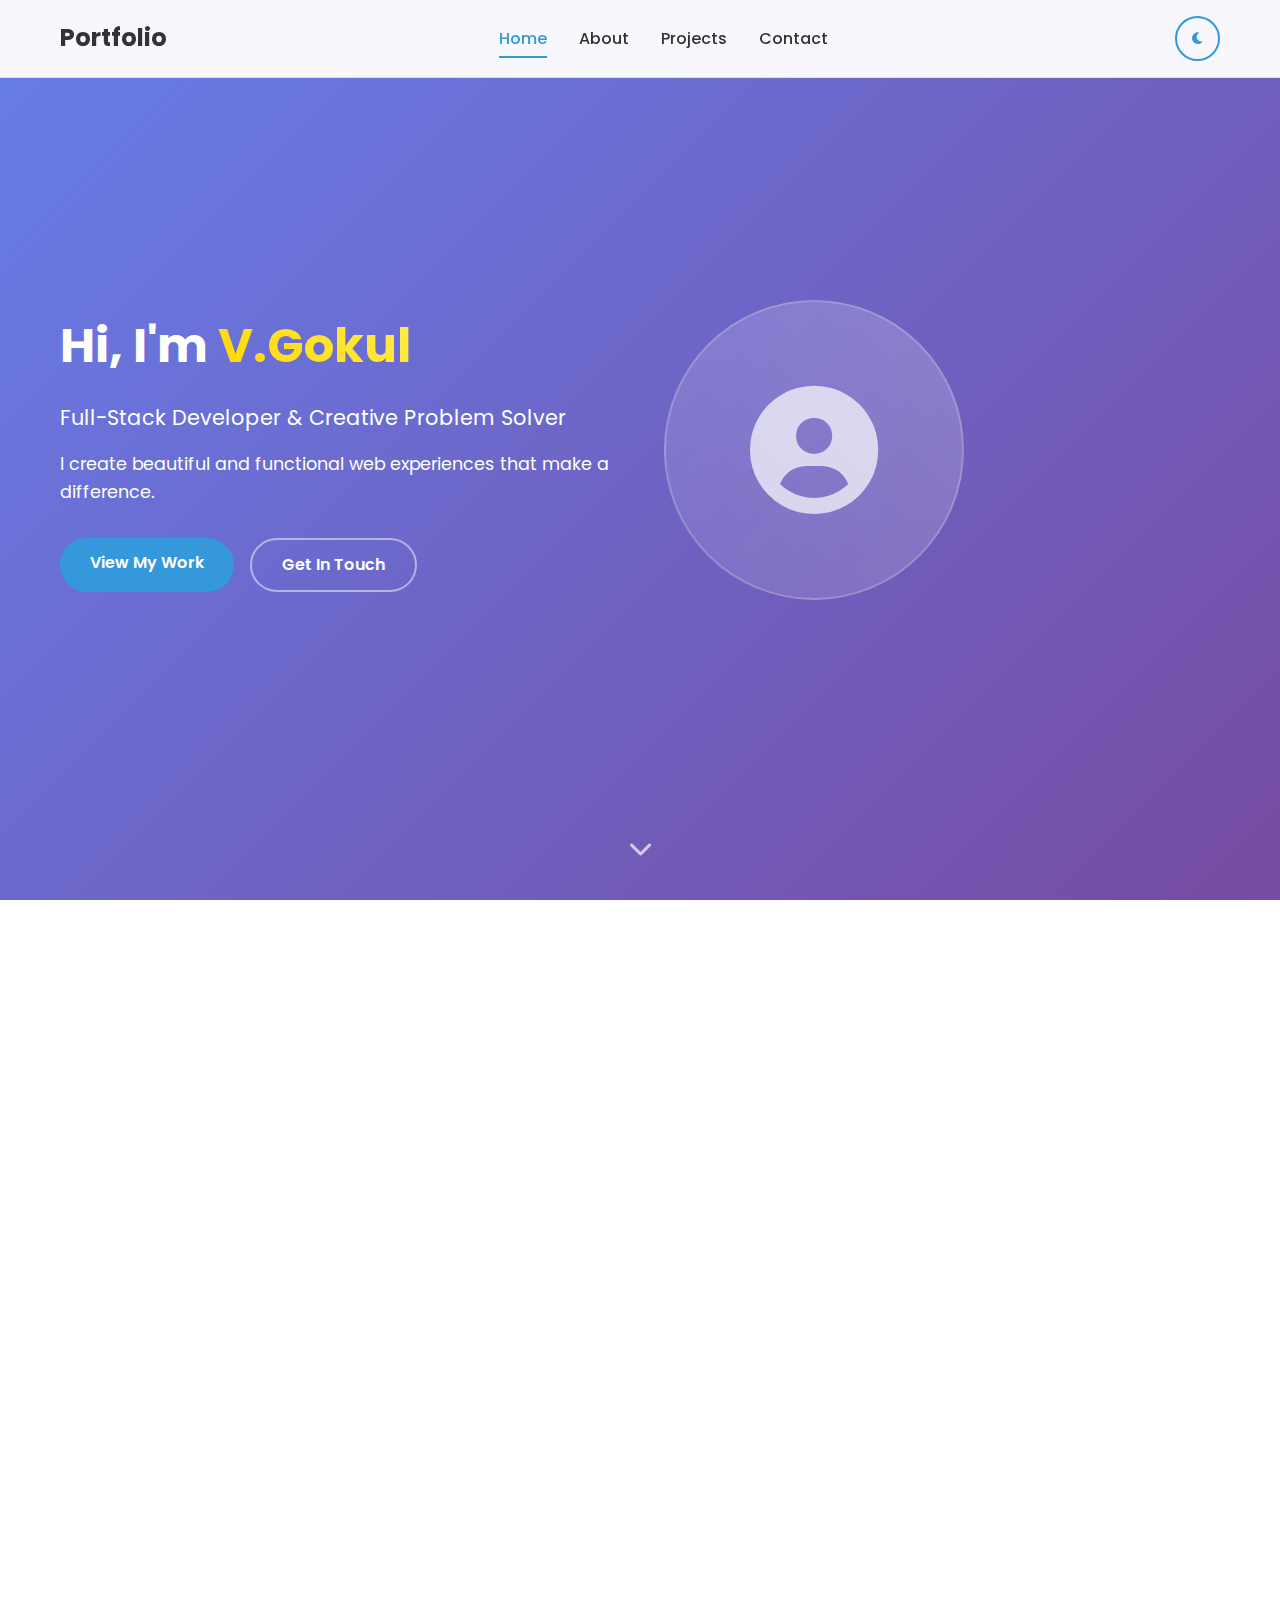
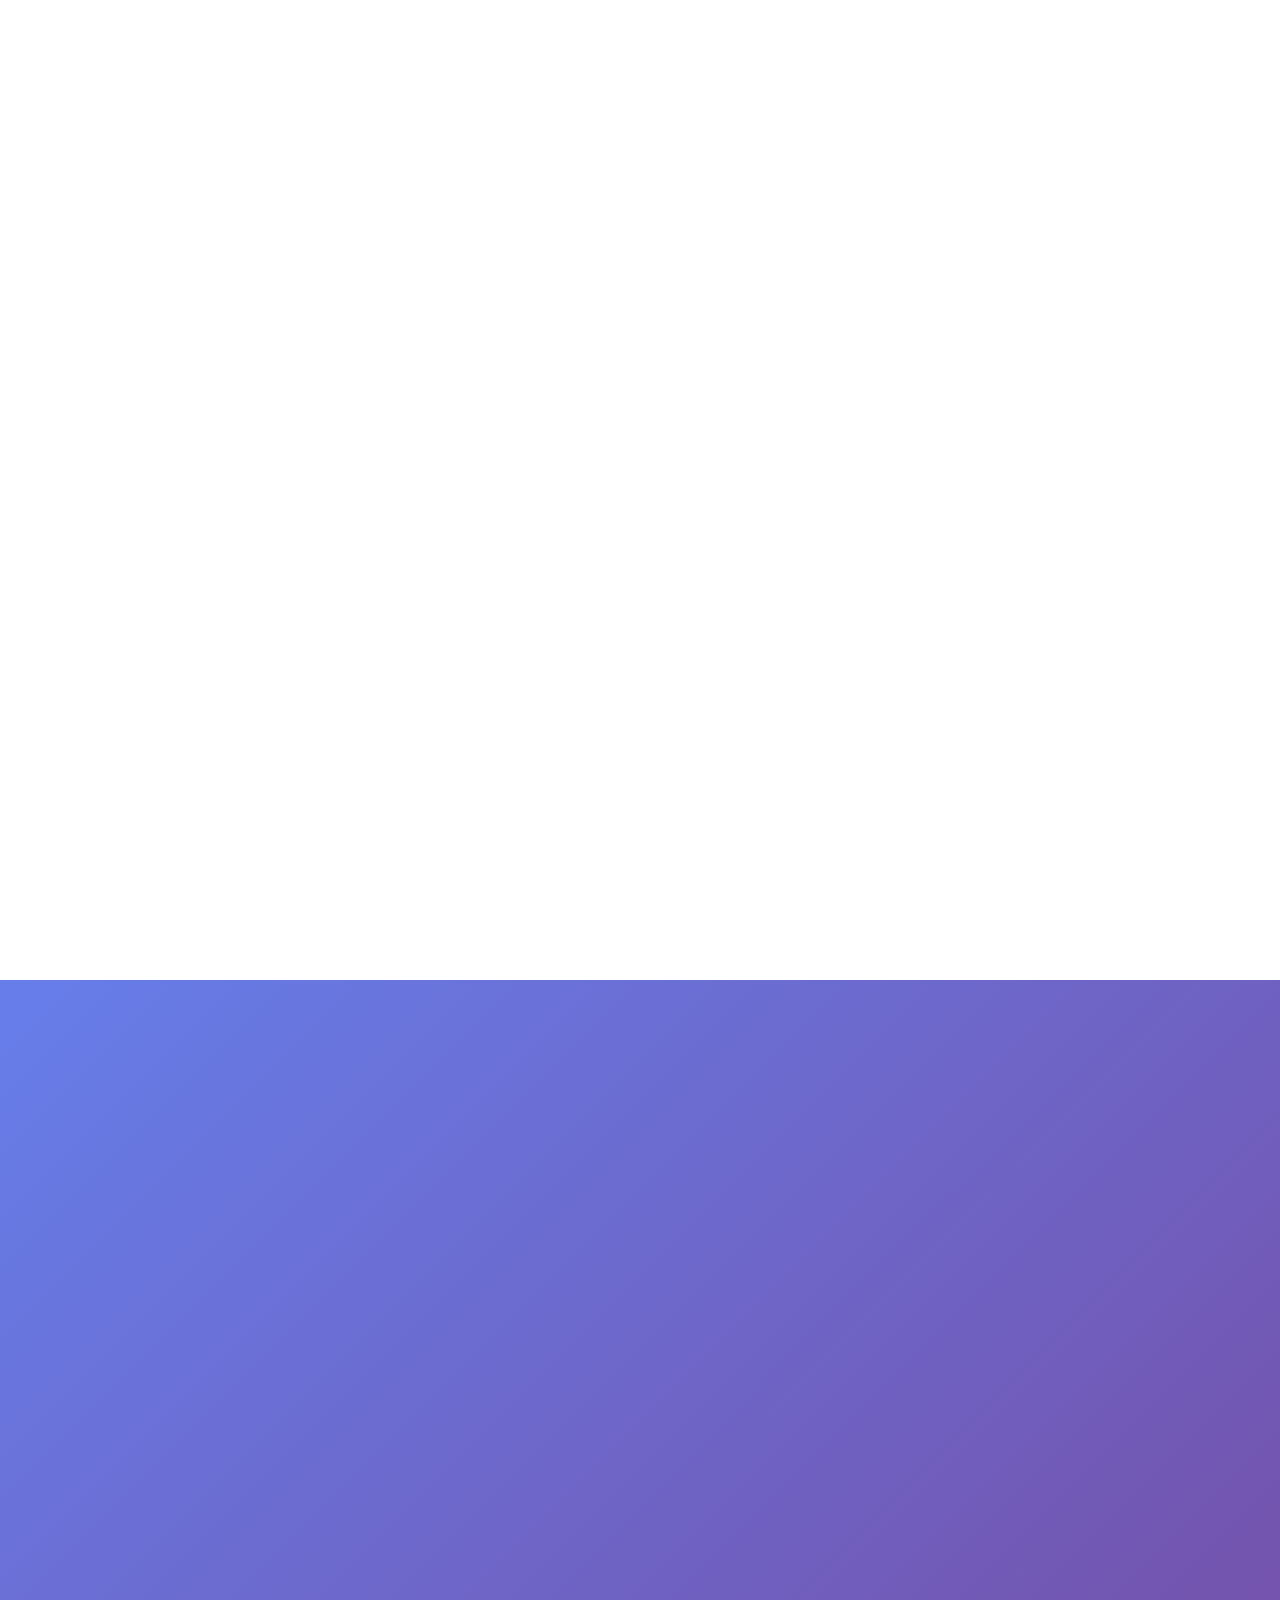
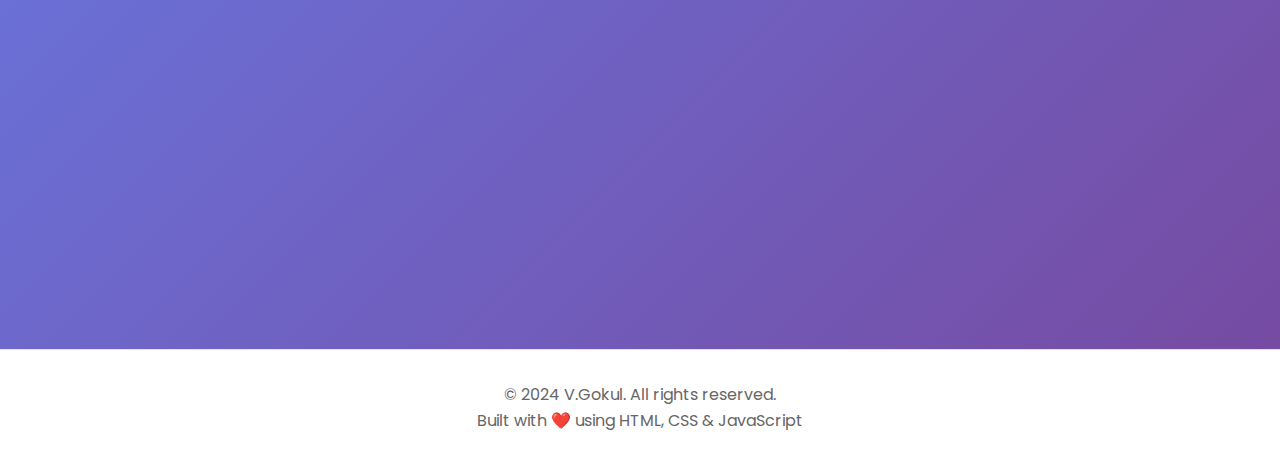
<file: src/index.html>
<!DOCTYPE html>
<html lang="en">
<head>
    <meta charset="UTF-8">
    <meta name="viewport" content="width=device-width, initial-scale=1.0">
    <title>V.Gokul - Portfolio</title>
    <meta name="description" content="Personal portfolio showcasing web development projects and skills">
    
    <!-- Font Awesome for icons -->
    <link rel="stylesheet" href="https://cdnjs.cloudflare.com/ajax/libs/font-awesome/6.0.0/css/all.min.css">
    
    <!-- Google Fonts -->
    <link href="https://fonts.googleapis.com/css2?family=Poppins:wght@300;400;500;600;700&display=swap" rel="stylesheet">
    
    <!-- Custom CSS -->
    <link rel="stylesheet" href="style.css">
</head>
<body>
    <!-- Navigation -->
    <nav class="navbar">
        <div class="nav-container">
            <div class="nav-logo">
                <a href="#home">Portfolio</a>
            </div>
            <ul class="nav-menu">
                <li class="nav-item">
                    <a href="#home" class="nav-link active">Home</a>
                </li>
                <li class="nav-item">
                    <a href="#about" class="nav-link">About</a>
                </li>
                <li class="nav-item">
                    <a href="#projects" class="nav-link">Projects</a>
                </li>
                <li class="nav-item">
                    <a href="#contact" class="nav-link">Contact</a>
                </li>
            </ul>
            <!-- Dark Mode Toggle Button -->
            <button class="theme-toggle" id="themeToggle" aria-label="Toggle dark mode">
                <i class="fas fa-moon"></i>
            </button>
            <div class="hamburger">
                <span class="bar"></span>
                <span class="bar"></span>
                <span class="bar"></span>
            </div>
        </div>
    </nav>

    <!-- Hero Section -->
    <section id="home" class="hero">
        <div class="hero-container">
            <div class="hero-content">
                <h1 class="hero-title fade-in">
                    Hi, I'm <span class="highlight">V.Gokul</span>
                </h1>
                <p class="hero-tagline fade-in">
                    Full-Stack Developer & Creative Problem Solver
                </p>
                <p class="hero-description fade-in">
                    I create beautiful and functional web experiences that make a difference.
                </p>
                <div class="hero-buttons fade-in">
                    <a href="#projects" class="btn btn-primary">View My Work</a>
                    <a href="#contact" class="btn btn-secondary">Get In Touch</a>
                </div>
            </div>
            <div class="hero-image fade-in">
                <div class="hero-img-placeholder">
                    <i class="fas fa-user-circle"></i>
                </div>
            </div>
        </div>
        <div class="scroll-indicator">
            <div class="scroll-arrow">
                <i class="fas fa-chevron-down"></i>
            </div>
        </div>
    </section>

    <!-- About Section -->
    <section id="about" class="about">
        <div class="container">
            <h2 class="section-title fade-in">About Me</h2>
            <div class="about-content">
                <div class="about-text fade-in">
                    <p>
                        I'm a passionate web developer with a love for creating innovative digital solutions. 
                        With experience in both front-end and back-end technologies, I enjoy bringing ideas 
                        to life through clean, efficient code.
                    </p>
                    <p>
                        When I'm not coding, you can find me exploring new technologies, contributing to 
                        open-source projects, or enjoying a good cup of coffee while brainstorming the 
                        next big idea.
                    </p>
                    
                    <div class="skills">
                        <h3>Technologies I Work With:</h3>
                        <div class="skills-grid">
                            <div class="skill-item">
                                <i class="fab fa-html5"></i>
                                <span>HTML5</span>
                            </div>
                            <div class="skill-item">
                                <i class="fab fa-css3-alt"></i>
                                <span>CSS3</span>
                            </div>
                            <div class="skill-item">
                                <i class="fab fa-js-square"></i>
                                <span>JavaScript</span>
                            </div>
                            <div class="skill-item">
                                <i class="fab fa-react"></i>
                                <span>React</span>
                            </div>
                            <div class="skill-item">
                                <i class="fab fa-node-js"></i>
                                <span>Node.js</span>
                            </div>
                            <div class="skill-item">
                                <i class="fab fa-git-alt"></i>
                                <span>Git</span>
                            </div>
                        </div>
                    </div>
                </div>
                <div class="about-stats fade-in">
                    <div class="stat-item">
                        <div class="stat-number">15+</div>
                        <div class="stat-label">Projects Completed</div>
                    </div>
                    <div class="stat-item">
                        <div class="stat-number">2+</div>
                        <div class="stat-label">Years Experience</div>
                    </div>
                    <div class="stat-item">
                        <div class="stat-number">50+</div>
                        <div class="stat-label">Happy Clients</div>
                    </div>
                </div>
            </div>
        </div>
    </section>

    <!-- Projects Section -->
    <section id="projects" class="projects">
        <div class="container">
            <h2 class="section-title fade-in">My Projects</h2>
            <p class="section-subtitle fade-in">Here are some of my recent works</p>
            
            <div class="projects-grid">
                <!-- Project 1 -->
                <div class="project-card fade-in">
                    <div class="project-image">
                        <div class="project-img-placeholder">
                            <i class="fas fa-laptop-code"></i>
                        </div>
                        <div class="project-overlay">
                            <div class="project-links">
                                <a href="#" class="project-link" target="_blank">
                                    <i class="fas fa-external-link-alt"></i>
                                </a>
                                <a href="#" class="project-link" target="_blank">
                                    <i class="fab fa-github"></i>
                                </a>
                            </div>
                        </div>
                    </div>
                    <div class="project-content">
                        <h3 class="project-title">E-Commerce Website</h3>
                        <p class="project-description">
                            A fully responsive e-commerce platform built with React and Node.js. 
                            Features include user authentication, shopping cart, and payment integration.
                        </p>
                        <div class="project-tech">
                            <span class="tech-tag">React</span>
                            <span class="tech-tag">Node.js</span>
                            <span class="tech-tag">MongoDB</span>
                            <span class="tech-tag">Stripe API</span>
                        </div>
                    </div>
                </div>

                <!-- Project 2 -->
                <div class="project-card fade-in">
                    <div class="project-image">
                        <div class="project-img-placeholder">
                            <i class="fas fa-mobile-alt"></i>
                        </div>
                        <div class="project-overlay">
                            <div class="project-links">
                                <a href="#" class="project-link" target="_blank">
                                    <i class="fas fa-external-link-alt"></i>
                                </a>
                                <a href="#" class="project-link" target="_blank">
                                    <i class="fab fa-github"></i>
                                </a>
                            </div>
                        </div>
                    </div>
                    <div class="project-content">
                        <h3 class="project-title">Task Management App</h3>
                        <p class="project-description">
                            A productivity app that helps users organize tasks and track progress. 
                            Built with vanilla JavaScript and features drag-and-drop functionality.
                        </p>
                        <div class="project-tech">
                            <span class="tech-tag">HTML5</span>
                            <span class="tech-tag">CSS3</span>
                            <span class="tech-tag">JavaScript</span>
                            <span class="tech-tag">Local Storage</span>
                        </div>
                    </div>
                </div>

                <!-- Project 3 -->
                <div class="project-card fade-in">
                    <div class="project-image">
                        <div class="project-img-placeholder">
                            <i class="fas fa-chart-line"></i>
                        </div>
                        <div class="project-overlay">
                            <div class="project-links">
                                <a href="#" class="project-link" target="_blank">
                                    <i class="fas fa-external-link-alt"></i>
                                </a>
                                <a href="#" class="project-link" target="_blank">
                                    <i class="fab fa-github"></i>
                                </a>
                            </div>
                        </div>
                    </div>
                    <div class="project-content">
                        <h3 class="project-title">Data Visualization Dashboard</h3>
                        <p class="project-description">
                            An interactive dashboard for visualizing complex data sets. 
                            Features real-time updates and multiple chart types for comprehensive analysis.
                        </p>
                        <div class="project-tech">
                            <span class="tech-tag">D3.js</span>
                            <span class="tech-tag">React</span>
                            <span class="tech-tag">Express</span>
                            <span class="tech-tag">PostgreSQL</span>
                        </div>
                    </div>
                </div>
            </div>
        </div>
    </section>

    <!-- Contact Section -->
    <section id="contact" class="contact">
        <div class="container">
            <h2 class="section-title fade-in">Let's Work Together</h2>
            <p class="section-subtitle fade-in">Have a project in mind? I'd love to hear from you!</p>
            
            <div class="contact-content">
                <div class="contact-info fade-in">
                    <h3>Get in Touch</h3>
                    <div class="contact-item">
                        <i class="fas fa-envelope"></i>
                        <div>
                            <h4>Email</h4>
                            <p>your.email@example.com</p>
                        </div>
                    </div>
                    <div class="contact-item">
                        <i class="fas fa-phone"></i>
                        <div>
                            <h4>Phone</h4>
                            <p>0000000000</p>
                        </div>
                    </div>
                    <div class="contact-item">
                        <i class="fas fa-map-marker-alt"></i>
                        <div>
                            <h4>Location</h4>
                            <p>Chittoor, India</p>
                        </div>
                    </div>
                    
                    <div class="social-links">
                        <a href="#" class="social-link" target="_blank">
                            <i class="fab fa-linkedin"></i>
                        </a>
                        <a href="#" class="social-link" target="_blank">
                            <i class="fab fa-github"></i>
                        </a>
                        <a href="#" class="social-link" target="_blank">
                            <i class="fab fa-twitter"></i>
                        </a>
                        <a href="#" class="social-link" target="_blank">
                            <i class="fab fa-instagram"></i>
                        </a>
                    </div>
                </div>
                
                <form class="contact-form fade-in" id="contactForm" novalidate>
                    <div class="form-group">
                        <input type="text" id="name" name="name" placeholder="Your Full Name" required>
                        <label for="name">Your Name</label>
                        <div class="error-message" id="nameError"></div>
                    </div>
                    <div class="form-group">
                        <input type="email" id="email" name="email" placeholder="your.email@example.com" required>
                        <label for="email">Your Email</label>
                        <div class="error-message" id="emailError"></div>
                    </div>
                    <div class="form-group">
                        <input type="text" id="subject" name="subject" placeholder="Subject of your message" required>
                        <label for="subject">Subject</label>
                        <div class="error-message" id="subjectError"></div>
                    </div>
                    <div class="form-group">
                        <textarea id="message" name="message" rows="5" placeholder="Write your message here..." required></textarea>
                        <label for="message">Your Message</label>
                        <div class="error-message" id="messageError"></div>
                    </div>
                    <button type="submit" class="btn btn-primary" id="submitBtn">Send Message</button>
                    <div class="success-message" id="successMessage">Message sent successfully! I'll get back to you soon.</div>
                </form>
            </div>
        </div>
    </section>

    <!-- Footer -->
    <footer class="footer">
        <div class="container">
            <div class="footer-content">
                <p>&copy; 2024 V.Gokul. All rights reserved.</p>
                <p>Built with ❤️ using HTML, CSS & JavaScript</p>
            </div>
        </div>
    </footer>

    <!-- Custom JavaScript -->
    <script src="script.js"></script>
</body>
</html>
</file>
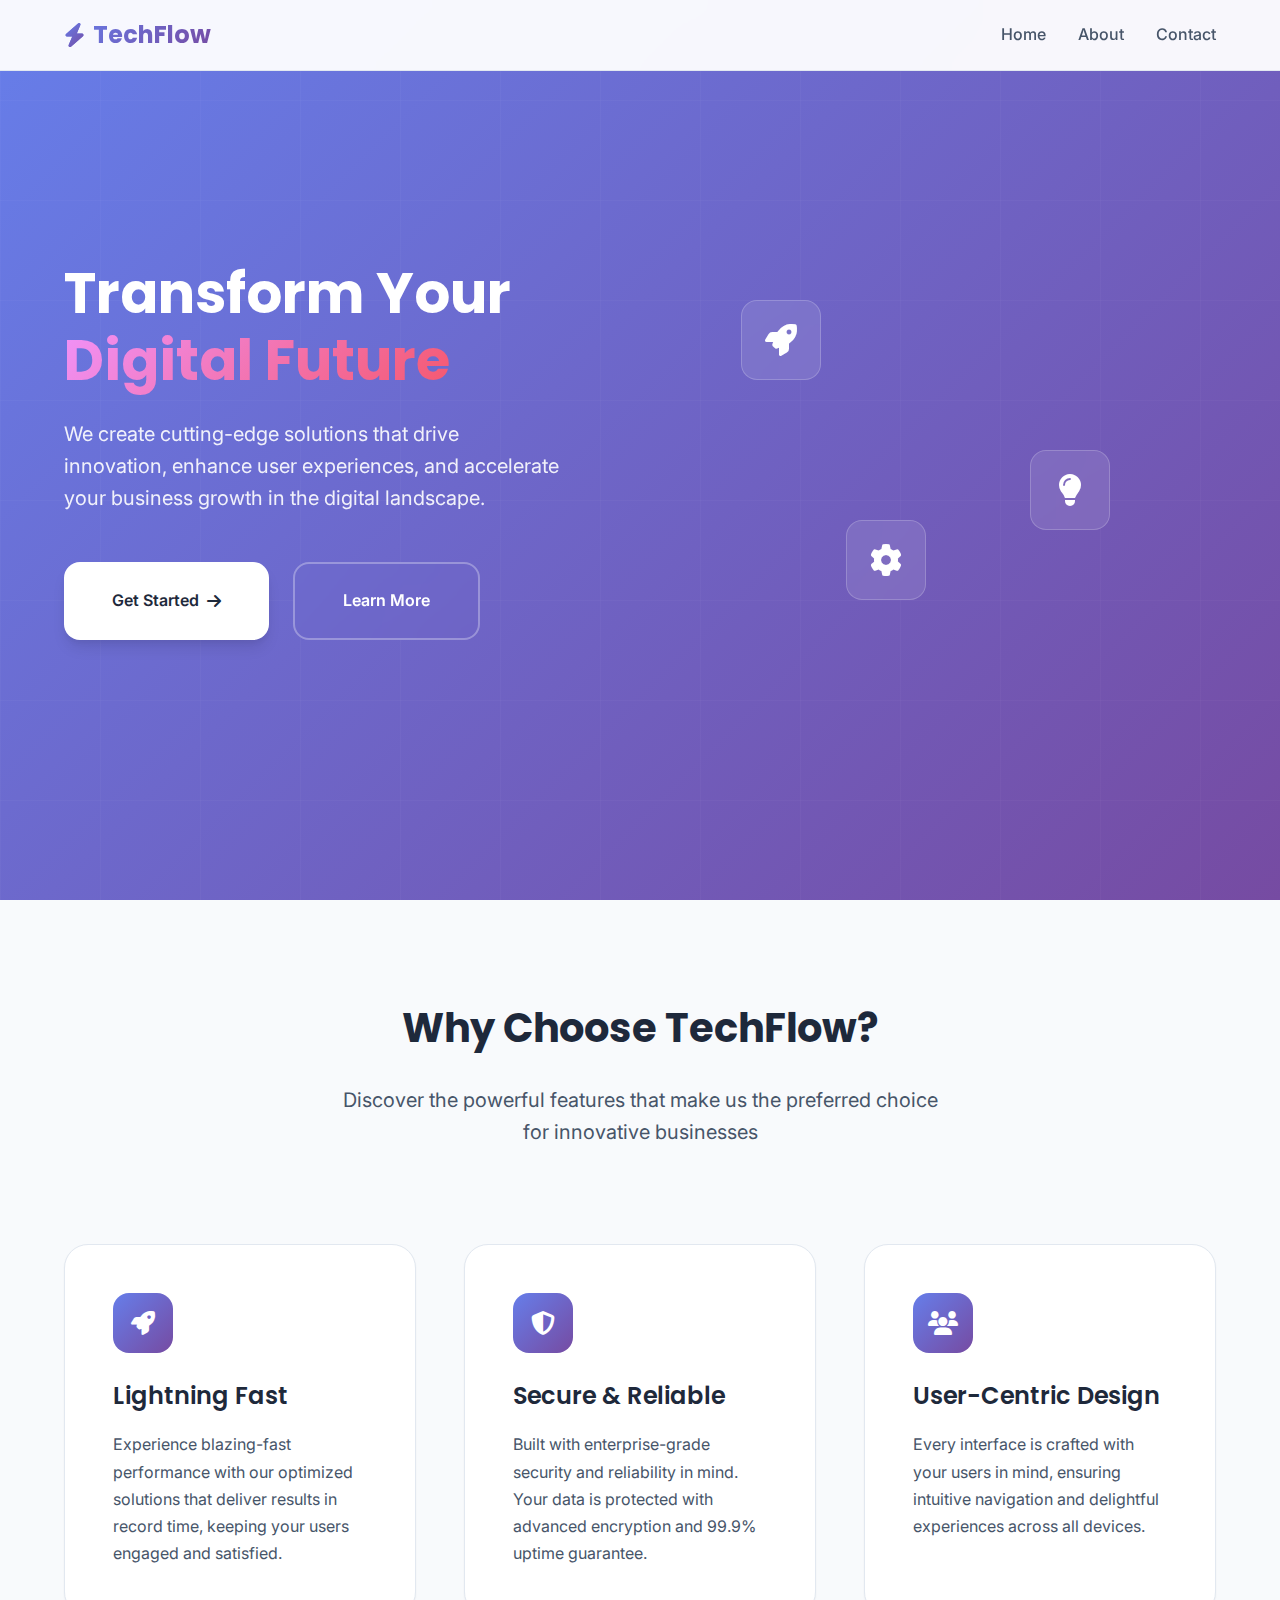
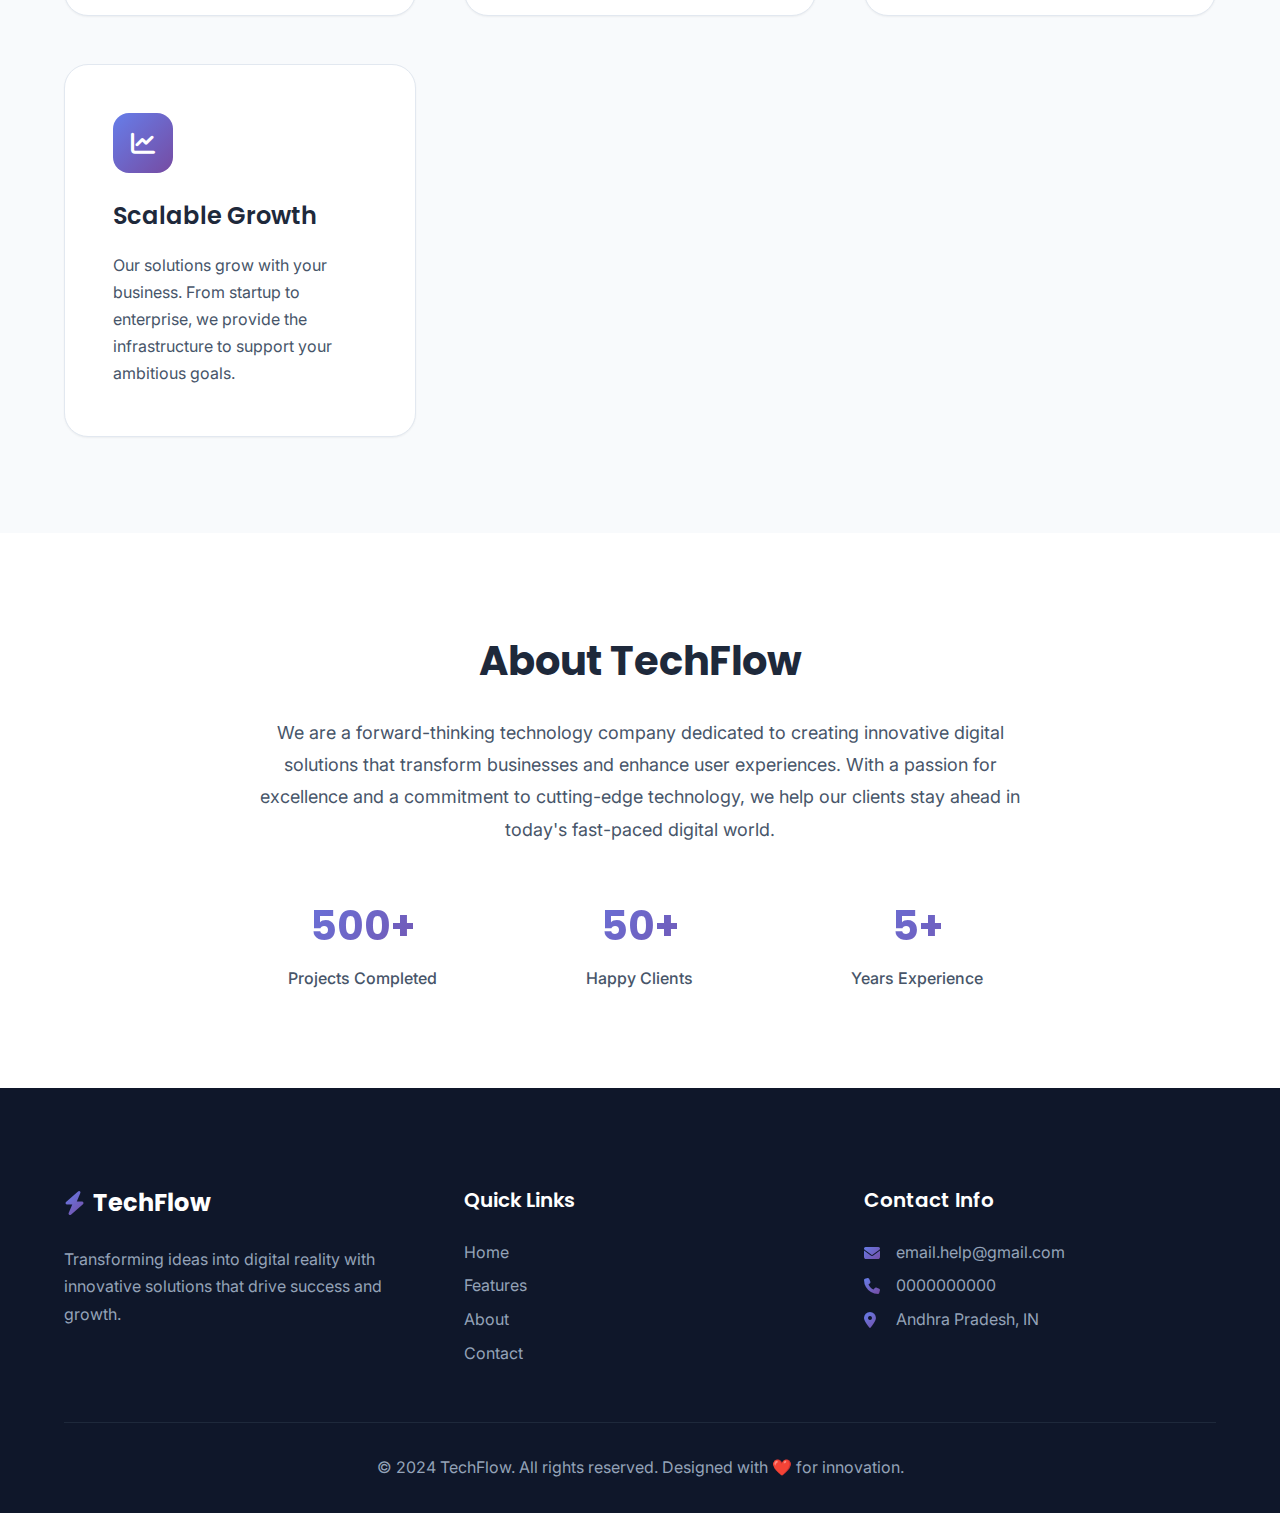
<file: Task 1/index.html>
<!DOCTYPE html>
<html lang="en">
<head>
    <meta charset="UTF-8">
    <meta name="viewport" content="width=device-width, initial-scale=1.0">
    <title>TechFlow - Innovative Solutions for Tomorrow</title>
    
    <!-- Google Fonts -->
    <link href="https://fonts.googleapis.com/css2?family=Inter:wght@300;400;500;600;700&family=Poppins:wght@300;400;500;600;700&display=swap" rel="stylesheet">
    
    <!-- Font Awesome for Icons -->
    <link rel="stylesheet" href="https://cdnjs.cloudflare.com/ajax/libs/font-awesome/6.4.0/css/all.min.css">
    
    <!-- Custom CSS -->
    <link rel="stylesheet" href="styles.css">
</head>
<body>
    <!-- Header & Navigation -->
    <header class="header">
        <nav class="navbar">
            <div class="nav-container">
                <!-- Logo/Brand -->
                <div class="nav-logo">
                    <a href="#home">
                        <i class="fas fa-bolt"></i>
                        <span>TechFlow</span>
                    </a>
                </div>
                
                <!-- Navigation Links -->
                <ul class="nav-menu">
                    <li class="nav-item">
                        <a href="#home" class="nav-link">Home</a>
                    </li>
                    <li class="nav-item">
                        <a href="#about" class="nav-link">About</a>
                    </li>
                    <li class="nav-item">
                        <a href="#contact" class="nav-link">Contact</a>
                    </li>
                </ul>
                
                <!-- Mobile Menu Toggle -->
                <div class="hamburger">
                    <span class="bar"></span>
                    <span class="bar"></span>
                    <span class="bar"></span>
                </div>
            </div>
        </nav>
    </header>

    <!-- Main Content -->
    <main>
        <!-- Hero Section -->
        <section id="home" class="hero">
            <div class="hero-container">
                <div class="hero-content">
                    <h1 class="hero-title">
                        Transform Your <span class="gradient-text">Digital Future</span>
                    </h1>
                    <p class="hero-subtitle">
                        We create cutting-edge solutions that drive innovation, enhance user experiences, 
                        and accelerate your business growth in the digital landscape.
                    </p>
                    <div class="hero-cta">
                        <a href="#features" class="cta-button primary">
                            <span>Get Started</span>
                            <i class="fas fa-arrow-right"></i>
                        </a>
                        <a href="#about" class="cta-button secondary">
                            Learn More
                        </a>
                    </div>
                </div>
                <div class="hero-visual">
                    <div class="floating-elements">
                        <div class="floating-card card-1">
                            <i class="fas fa-rocket"></i>
                        </div>
                        <div class="floating-card card-2">
                            <i class="fas fa-lightbulb"></i>
                        </div>
                        <div class="floating-card card-3">
                            <i class="fas fa-cog"></i>
                        </div>
                    </div>
                </div>
            </div>
        </section>

        <!-- Features Section -->
        <section id="features" class="features">
            <div class="container">
                <div class="section-header">
                    <h2 class="section-title">Why Choose TechFlow?</h2>
                    <p class="section-subtitle">
                        Discover the powerful features that make us the preferred choice for innovative businesses
                    </p>
                </div>
                
                <div class="features-grid">
                    <!-- Feature 1 -->
                    <div class="feature-card">
                        <div class="feature-icon">
                            <i class="fas fa-rocket"></i>
                        </div>
                        <h3 class="feature-title">Lightning Fast</h3>
                        <p class="feature-description">
                            Experience blazing-fast performance with our optimized solutions that deliver 
                            results in record time, keeping your users engaged and satisfied.
                        </p>
                    </div>
                    
                    <!-- Feature 2 -->
                    <div class="feature-card">
                        <div class="feature-icon">
                            <i class="fas fa-shield-alt"></i>
                        </div>
                        <h3 class="feature-title">Secure & Reliable</h3>
                        <p class="feature-description">
                            Built with enterprise-grade security and reliability in mind. Your data is 
                            protected with advanced encryption and 99.9% uptime guarantee.
                        </p>
                    </div>
                    
                    <!-- Feature 3 -->
                    <div class="feature-card">
                        <div class="feature-icon">
                            <i class="fas fa-users"></i>
                        </div>
                        <h3 class="feature-title">User-Centric Design</h3>
                        <p class="feature-description">
                            Every interface is crafted with your users in mind, ensuring intuitive 
                            navigation and delightful experiences across all devices.
                        </p>
                    </div>
                    
                    <!-- Feature 4 -->
                    <div class="feature-card">
                        <div class="feature-icon">
                            <i class="fas fa-chart-line"></i>
                        </div>
                        <h3 class="feature-title">Scalable Growth</h3>
                        <p class="feature-description">
                            Our solutions grow with your business. From startup to enterprise, 
                            we provide the infrastructure to support your ambitious goals.
                        </p>
                    </div>
                </div>
            </div>
        </section>

        <!-- About Section -->
        <section id="about" class="about">
            <div class="container">
                <div class="about-content">
                    <div class="about-text">
                        <h2 class="section-title">About TechFlow</h2>
                        <p class="about-description">
                            We are a forward-thinking technology company dedicated to creating 
                            innovative digital solutions that transform businesses and enhance 
                            user experiences. With a passion for excellence and a commitment 
                            to cutting-edge technology, we help our clients stay ahead in 
                            today's fast-paced digital world.
                        </p>
                        <div class="about-stats">
                            <div class="stat-item">
                                <span class="stat-number">500+</span>
                                <span class="stat-label">Projects Completed</span>
                            </div>
                            <div class="stat-item">
                                <span class="stat-number">50+</span>
                                <span class="stat-label">Happy Clients</span>
                            </div>
                            <div class="stat-item">
                                <span class="stat-number">5+</span>
                                <span class="stat-label">Years Experience</span>
                            </div>
                        </div>
                    </div>
                </div>
            </div>
        </section>
    </main>

    <!-- Footer -->
    <footer id="contact" class="footer">
        <div class="container">
            <div class="footer-content">
                <div class="footer-section">
                    <div class="footer-logo">
                        <i class="fas fa-bolt"></i>
                        <span>TechFlow</span>
                    </div>
                    <p class="footer-description">
                        Transforming ideas into digital reality with innovative solutions 
                        that drive success and growth.
                    </p>
                </div>
                
                <div class="footer-section">
                    <h4>Quick Links</h4>
                    <ul class="footer-links">
                        <li><a href="#home">Home</a></li>
                        <li><a href="#features">Features</a></li>
                        <li><a href="#about">About</a></li>
                        <li><a href="#contact">Contact</a></li>
                    </ul>
                </div>
                
                <div class="footer-section">
                    <h4>Contact Info</h4>
                    <div class="contact-info">
                        <p><i class="fas fa-envelope"></i>email.help@gmail.com</p>
                        <p><i class="fas fa-phone"></i> 0000000000</p>
                        <p><i class="fas fa-map-marker-alt"></i> Andhra Pradesh, IN</p>
                    </div>
                </div>
            </div>
            
            <div class="footer-bottom">
                <p>&copy; 2024 TechFlow. All rights reserved. Designed with ❤️ for innovation.</p>
            </div>
        </div>
    </footer>
</body>
</html>
</file>
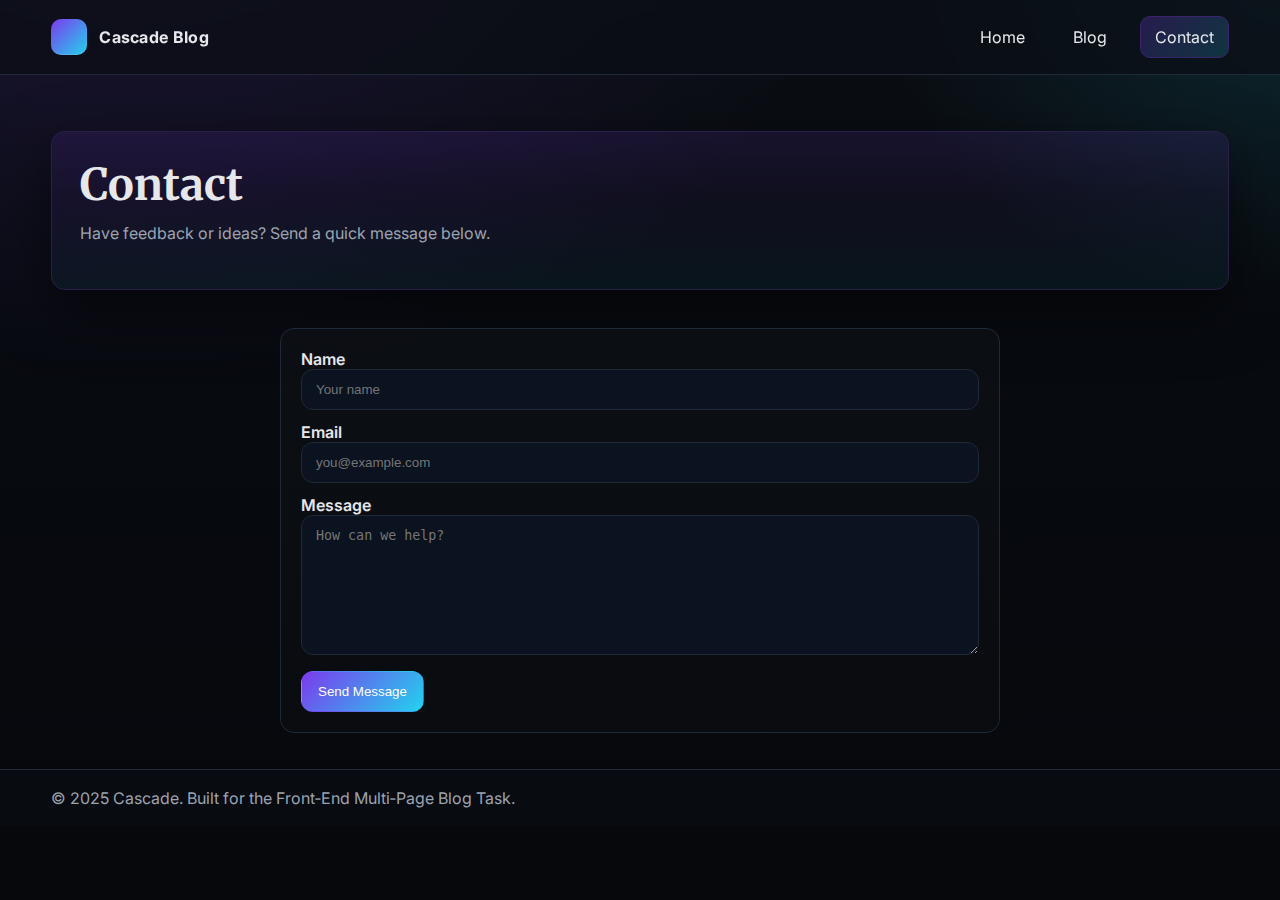
<file: Task 4/contact.html>
<!doctype html>
<html lang="en">
<head>
  <meta charset="utf-8" />
  <meta name="viewport" content="width=device-width, initial-scale=1" />
  <title>Contact — Cascade Blog</title>
  <meta name="description" content="Contact the Cascade Blog for feedback, ideas, or collaboration." />
  <link rel="preconnect" href="https://fonts.googleapis.com">
  <link rel="preconnect" href="https://fonts.gstatic.com" crossorigin>
  <link href="https://fonts.googleapis.com/css2?family=Inter:wght@400;600;700&family=Merriweather:wght@700&display=swap" rel="stylesheet">
  <link rel="stylesheet" href="css/styles.css" />
</head>
<body>
  <header class="site-header">
    <div class="container navbar">
      <a class="brand" href="index.html" aria-label="Cascade Blog Home">
        <span class="brand-logo" aria-hidden="true"></span>
        <span class="brand-name">Cascade Blog</span>
      </a>
      <nav class="nav-links" id="primaryNav" aria-label="Primary">
        <a href="index.html">Home</a>
        <a href="blog.html">Blog</a>
        <a href="contact.html" aria-current="page">Contact</a>
      </nav>
      <button class="nav-toggle" aria-controls="primaryNav" aria-expanded="false" aria-label="Toggle navigation">☰</button>
    </div>
  </header>

  <main class="container">
    <section class="hero">
      <div class="hero-card">
        <h1>Contact</h1>
        <p>Have feedback or ideas? Send a quick message below.</p>
      </div>
    </section>

    <section aria-labelledby="contact-form-title">
      <h2 id="contact-form-title" class="sr-only">Contact form</h2>
      <form id="contactForm" class="form" novalidate>
        <div>
          <label for="name">Name</label>
          <input class="input" type="text" id="name" name="name" placeholder="Your name" required />
        </div>
        <div>
          <label for="email">Email</label>
          <input class="input" type="email" id="email" name="email" placeholder="you@example.com" required />
        </div>
        <div>
          <label for="message">Message</label>
          <textarea class="textarea" id="message" name="message" placeholder="How can we help?" required></textarea>
        </div>
        <div style="display:flex; gap:10px; align-items:center;">
          <button class="button" type="submit">Send Message</button>
          <span id="formStatus" aria-live="polite" style="display:none; color:#9ca3af;"></span>
        </div>
      </form>
    </section>
  </main>

  <footer class="site-footer">
    <div class="container">
      © 2025 Cascade. Built for the Front‑End Multi‑Page Blog Task.
    </div>
  </footer>

  <script src="js/main.js" defer></script>
</body>
</html>
</file>
<file: Task 4/css/styles.css>
/*
  Multi-page Blog Website Styles
  Author: Cascade
  Notes: Uses CSS variables, Flexbox and Grid; responsive for mobile and desktop
*/

/* Google Fonts (import in HTML for performance with preconnect); keeping fallback here */
:root {
  --bg: #0b0f14;
  --surface: #0f172a; /* slate-900 */
  --surface-2: #111827; /* gray-900 */
  --card: #0b1220; /* custom dark card */
  --elev-1: rgba(255, 255, 255, 0.04);
  --text: #e5e7eb; /* gray-200 */
  --text-muted: #9ca3af; /* gray-400 */
  --border: #1f2937; /* gray-800 */

  --primary: #7c3aed; /* violet-600 */
  --primary-600: #6d28d9;
  --primary-700: #5b21b6;
  --accent: #22d3ee; /* cyan-400 */

  --radius: 14px;
  --radius-sm: 10px;
  --shadow-1: 0 10px 30px rgba(0, 0, 0, 0.45);
  --shadow-2: 0 20px 60px rgba(0, 0, 0, 0.55);

  --container: 1200px;
}

/* Reset + base */
* { box-sizing: border-box; }
html { scroll-behavior: smooth; }
body {
  margin: 0;
  font-family: Inter, system-ui, -apple-system, Segoe UI, Roboto, Helvetica, Arial, "Apple Color Emoji", "Segoe UI Emoji";
  color: var(--text);
  background: radial-gradient(1200px 800px at 10% -10%, rgba(124, 58, 237, 0.15), transparent 60%),
              radial-gradient(800px 600px at 100% 0%, rgba(34, 211, 238, 0.12), transparent 50%),
              linear-gradient(180deg, var(--bg), #070a0f 40%, #06080c);
  min-height: 100vh;
}
img { max-width: 100%; display: block; }

.container {
  width: min(var(--container), 92%);
  margin-inline: auto;
}

/* Header / Navigation */
.site-header {
  position: sticky;
  top: 0;
  z-index: 1000;
  background: rgba(10, 13, 20, 0.7);
  backdrop-filter: blur(10px);
  border-bottom: 1px solid var(--border);
}
.navbar {
  display: flex;
  align-items: center;
  justify-content: space-between;
  padding: 16px 0;
}
.brand {
  display: inline-flex;
  align-items: center;
  gap: 12px;
  color: var(--text);
  text-decoration: none;
}
.brand-logo {
  width: 36px; height: 36px; border-radius: 10px;
  background: linear-gradient(135deg, var(--primary), var(--accent));
  box-shadow: inset 0 -1px 0 rgba(255,255,255,0.15);
}
.brand-name {
  font-weight: 700;
  letter-spacing: 0.3px;
}

.nav-links {
  display: flex;
  align-items: center;
  gap: 18px;
}
.nav-links a {
  color: var(--text);
  text-decoration: none;
  padding: 10px 14px;
  border-radius: 10px;
  border: 1px solid transparent;
  transition: 0.2s ease;
}
.nav-links a:hover {
  background: var(--elev-1);
  border-color: var(--border);
}
.nav-links a.active, .nav-links a[aria-current="page"] {
  background: linear-gradient(135deg, rgba(124,58,237,0.25), rgba(34,211,238,0.18));
  border-color: #3b246b;
}

.nav-toggle {
  display: none;
  width: 42px; height: 42px;
  border-radius: 10px;
  border: 1px solid var(--border);
  background: var(--card);
  color: var(--text);
}

@media (max-width: 840px) {
  .nav-toggle { display: grid; place-items: center; }
  .nav-links {
    position: absolute;
    right: 4%;
    top: 64px;
    flex-direction: column;
    background: rgba(11,18,32,0.95);
    padding: 10px;
    border: 1px solid var(--border);
    border-radius: 12px;
    box-shadow: var(--shadow-1);
    transform-origin: top right;
    transform: scale(0.96);
    opacity: 0; pointer-events: none;
    transition: 0.18s ease;
  }
  .nav-links.open { opacity: 1; transform: scale(1); pointer-events: all; }
}

/* Hero */
.hero {
  padding: 56px 0 18px;
}
.hero-grid {
  display: grid;
  grid-template-columns: 1.2fr 0.8fr;
  gap: 32px;
}
.hero-card {
  background: linear-gradient(180deg, rgba(124, 58, 237, 0.12), rgba(124, 58, 237, 0.06) 40%, rgba(34,211,238,0.05));
  border: 1px solid #2a1f4a;
  padding: 28px;
  border-radius: var(--radius);
  box-shadow: var(--shadow-2);
}
.hero h1 {
  font-family: Merriweather, Georgia, serif;
  font-size: clamp(28px, 5vw, 44px);
  line-height: 1.15;
  margin: 0 0 12px;
}
.hero p {
  color: var(--text-muted);
  margin: 0 0 18px;
}
.hero .cta {
  display: inline-flex;
  align-items: center;
  gap: 10px;
  background: linear-gradient(135deg, var(--primary), var(--accent));
  color: white;
  padding: 12px 16px;
  border-radius: 12px;
  border: none;
  cursor: pointer;
  text-decoration: none;
  box-shadow: 0 8px 25px rgba(124,58,237,0.25);
}
.hero .cta:hover { filter: brightness(1.08); }

.feature-card {
  border-radius: var(--radius);
  border: 1px solid var(--border);
  background: linear-gradient(180deg, rgba(255,255,255,0.02), rgba(255,255,255,0.01));
  padding: 24px;
}
.feature-card h3 { margin-top: 0; }
.feature-list { margin: 0; padding-left: 18px; color: var(--text-muted); }
.feature-list li { margin: 8px 0; }

@media (max-width: 900px) {
  .hero-grid { grid-template-columns: 1fr; }
}

/* Search */
.search-bar {
  margin: 18px 0 8px;
  display: flex;
  gap: 12px;
}
.search-input {
  flex: 1;
  padding: 12px 14px;
  border-radius: 12px;
  border: 1px solid var(--border);
  background: var(--card);
  color: var(--text);
}

/* Blog grid */
.section-head {
  display: flex; align-items: end; justify-content: space-between;
  gap: 16px;
  margin: 10px 0 8px;
}
.section-head h2 {
  margin: 0;
  font-size: clamp(20px, 4vw, 28px);
  font-family: Merriweather, Georgia, serif;
}

.post-grid {
  display: grid;
  grid-template-columns: repeat(3, 1fr);
  gap: 18px;
}
@media (max-width: 1100px) {
  .post-grid { grid-template-columns: repeat(2, 1fr); }
}
@media (max-width: 680px) {
  .post-grid { grid-template-columns: 1fr; }
}

.post-card {
  border: 1px solid var(--border);
  background: linear-gradient(180deg, rgba(255,255,255,0.02), rgba(255,255,255,0.01));
  border-radius: var(--radius);
  overflow: clip;
  display: flex; flex-direction: column;
}
.post-thumb { aspect-ratio: 16/9; object-fit: cover; }
.post-body { padding: 16px; display: grid; gap: 10px; }
.post-meta { color: var(--text-muted); font-size: 14px; }
.post-title { margin: 0; font-size: 20px; }
.post-desc { color: var(--text-muted); margin: 0; }
.read-more {
  margin-top: auto;
  display: inline-flex; align-items: center; gap: 8px;
  padding: 10px 12px;
  border-radius: 10px;
  border: 1px solid var(--border);
  text-decoration: none;
  color: var(--text);
  width: fit-content;
}
.read-more:hover { background: var(--elev-1); }

.no-results {
  display: none;
  margin: 8px 0 0;
  color: var(--text-muted);
}

/* Post page */
.article {
  padding-block: 42px;
}
.article .post-header {
  max-width: 820px; margin: 0 auto 18px;
}
.article .post-header h1 {
  font-family: Merriweather, Georgia, serif;
  font-size: clamp(26px, 5vw, 40px);
  margin-bottom: 6px;
}
.article .post-meta { color: var(--text-muted); }
.article .hero-img {
  max-width: 980px; margin: 18px auto; border-radius: var(--radius);
  border: 1px solid var(--border);
  box-shadow: var(--shadow-1);
}
.article .content {
  max-width: 820px; margin: 0 auto; line-height: 1.8; color: #e5e7eb;
}
.article .content p { margin: 14px 0; }
.article .content h2, .article .content h3 { margin-top: 22px; font-family: Merriweather, Georgia, serif; }

.back-link { display: inline-flex; align-items: center; gap: 8px; color: var(--text); text-decoration: none; }
.back-link:hover { text-decoration: underline; }

/* Footer */
.site-footer {
  margin-top: 36px;
  border-top: 1px solid var(--border);
  background: rgba(10, 13, 20, 0.6);
}
.site-footer .container { padding: 18px 0; color: var(--text-muted); }

/* Utilities */
.sr-only {
  position: absolute; width: 1px; height: 1px; padding: 0; margin: -1px; overflow: hidden; clip: rect(0,0,0,0); white-space: nowrap; border: 0;
}

/* Forms */
.form {
  display: grid; gap: 12px; max-width: 720px; margin: 20px auto; background: linear-gradient(180deg, rgba(255,255,255,0.02), rgba(255,255,255,0.01)); padding: 20px; border: 1px solid var(--border); border-radius: var(--radius);
}
.form label { font-weight: 600; }
.input, .textarea {
  width: 100%; padding: 12px 14px; border-radius: 12px; border: 1px solid var(--border); background: var(--card); color: var(--text);
}
.textarea { min-height: 140px; resize: vertical; }
.button {
  display: inline-flex; align-items: center; justify-content: center; gap: 8px; padding: 12px 16px; border-radius: 12px; border: 1px solid transparent; background: linear-gradient(135deg, var(--primary), var(--accent)); color: white; cursor: pointer;
}
.button.secondary { background: var(--card); color: var(--text); border-color: var(--border); }
.button.secondary:hover { background: var(--elev-1); }
</file>
<file: src/style.css>
/* Enhanced Portfolio CSS - Dynamic Features */

/* CSS Reset & Variables */
* {
    margin: 0;
    padding: 0;
    box-sizing: border-box;
}

:root {
    /* Light Theme */
    --bg-color: #ffffff;
    --text-color: #333333;
    --text-secondary: #666666;
    --nav-bg: rgba(255, 255, 255, 0.95);
    --nav-bg-scroll: rgba(255, 255, 255, 0.98);
    --card-bg: #ffffff;
    --primary-color: #3498db;
    --error-color: #e74c3c;
    --success-color: #27ae60;
    --shadow: rgba(0, 0, 0, 0.1);
    --border: rgba(0, 0, 0, 0.1);
}

/* Dark Theme */
[data-theme="dark"] {
    --bg-color: #1a1a1a;
    --text-color: #ffffff;
    --text-secondary: #cccccc;
    --nav-bg: rgba(30, 30, 30, 0.95);
    --nav-bg-scroll: rgba(30, 30, 30, 0.98);
    --card-bg: #2d2d2d;
    --shadow: rgba(0, 0, 0, 0.3);
    --border: rgba(255, 255, 255, 0.1);
}

html { scroll-behavior: smooth; }

body {
    font-family: 'Poppins', sans-serif;
    background: var(--bg-color);
    color: var(--text-color);
    transition: all 0.3s ease;
    line-height: 1.6;
}

/* Dynamic Navigation */
.navbar {
    position: fixed;
    top: 0;
    width: 100%;
    background: var(--nav-bg);
    backdrop-filter: blur(10px);
    z-index: 1000;
    transition: all 0.3s ease;
    padding: 1rem 0;
    border-bottom: 1px solid var(--border);
}

.navbar.scrolled {
    background: var(--nav-bg-scroll);
    box-shadow: 0 2px 20px var(--shadow);
    padding: 0.8rem 0;
}

.nav-container {
    max-width: 1200px;
    margin: 0 auto;
    padding: 0 20px;
    display: flex;
    justify-content: space-between;
    align-items: center;
}

.nav-logo a {
    font-size: 1.5rem;
    font-weight: 700;
    text-decoration: none;
    color: var(--text-color);
    transition: color 0.3s ease;
}

.nav-menu {
    display: flex;
    list-style: none;
    gap: 2rem;
}

.nav-link {
    text-decoration: none;
    color: var(--text-color);
    font-weight: 500;
    position: relative;
    padding: 0.5rem 0;
    transition: all 0.3s ease;
}

.nav-link::after {
    content: '';
    position: absolute;
    bottom: 0;
    left: 0;
    width: 0;
    height: 2px;
    background: var(--primary-color);
    transition: width 0.3s ease;
}

.nav-link:hover, .nav-link.active {
    color: var(--primary-color);
}

.nav-link:hover::after, .nav-link.active::after {
    width: 100%;
}

/* Theme Toggle */
.theme-toggle {
    background: none;
    border: 2px solid var(--primary-color);
    border-radius: 50%;
    width: 45px;
    height: 45px;
    cursor: pointer;
    color: var(--primary-color);
    display: flex;
    align-items: center;
    justify-content: center;
    transition: all 0.3s ease;
    margin-left: 1rem;
}

.theme-toggle:hover {
    background: var(--primary-color);
    color: var(--bg-color);
    transform: scale(1.1);
}

/* Hero Section */
.hero {
    min-height: 100vh;
    background: linear-gradient(135deg, #667eea 0%, #764ba2 100%);
    color: white;
    display: flex;
    align-items: center;
    position: relative;
}

.hero-container {
    display: grid;
    grid-template-columns: 1fr 1fr;
    gap: 3rem;
    align-items: center;
    max-width: 1200px;
    margin: 0 auto;
    padding: 0 20px;
}

.hero-title {
    font-size: 3rem;
    font-weight: 700;
    margin-bottom: 1rem;
}

.highlight {
    background: linear-gradient(45deg, #ffd700, #ffed4e);
    -webkit-background-clip: text;
    -webkit-text-fill-color: transparent;
    background-clip: text;
}

.hero-img-placeholder {
    width: 300px;
    height: 300px;
    border-radius: 50%;
    background: linear-gradient(45deg, rgba(255, 255, 255, 0.1), rgba(255, 255, 255, 0.2));
    display: flex;
    align-items: center;
    justify-content: center;
    font-size: 8rem;
    color: rgba(255, 255, 255, 0.7);
    backdrop-filter: blur(10px);
    border: 2px solid rgba(255, 255, 255, 0.2);
}

.scroll-indicator {
    position: absolute;
    bottom: 2rem;
    left: 50%;
    transform: translateX(-50%);
    animation: bounce 2s ease-in-out infinite;
}

.scroll-arrow {
    font-size: 1.5rem;
    color: rgba(255, 255, 255, 0.7);
}

@keyframes bounce {
    0%, 20%, 50%, 80%, 100% { transform: translateX(-50%) translateY(0); }
    40% { transform: translateX(-50%) translateY(-10px); }
    60% { transform: translateX(-50%) translateY(-5px); }
}

/* Additional animations */
@keyframes slideInLeft {
    from { opacity: 0; transform: translateX(-50px); }
    to { opacity: 1; transform: translateX(0); }
}

@keyframes slideInRight {
    from { opacity: 0; transform: translateX(50px); }
    to { opacity: 1; transform: translateX(0); }
}

.hero-content {
    animation: slideInLeft 1s ease-out;
}

.hero-image {
    animation: slideInRight 1s ease-out 0.3s both;
}

.hero-tagline {
    font-size: 1.3rem;
    margin-bottom: 1rem;
    opacity: 0.9;
}

.hero-description {
    font-size: 1.1rem;
    margin-bottom: 2rem;
    opacity: 0.8;
}

.hero-buttons {
    display: flex;
    gap: 1rem;
}

.btn {
    padding: 12px 30px;
    border-radius: 50px;
    text-decoration: none;
    font-weight: 600;
    transition: all 0.3s ease;
    border: none;
    cursor: pointer;
}

.btn-primary {
    background: var(--primary-color);
    color: white;
}

.btn-primary:hover {
    transform: translateY(-3px);
    box-shadow: 0 8px 25px rgba(52, 152, 219, 0.4);
}

.btn-secondary {
    background: transparent;
    color: white;
    border: 2px solid rgba(255, 255, 255, 0.5);
}

.btn-secondary:hover {
    background: rgba(255, 255, 255, 0.1);
    border-color: rgba(255, 255, 255, 0.8);
    transform: translateY(-3px);
}

/* Sections */
section {
    padding: 5rem 0;
    background: var(--bg-color);
}

.section-title {
    font-size: 2.5rem;
    text-align: center;
    margin-bottom: 3rem;
    color: var(--text-color);
    position: relative;
}

.section-title::after {
    content: '';
    position: absolute;
    bottom: -10px;
    left: 50%;
    transform: translateX(-50%);
    width: 80px;
    height: 4px;
    background: var(--primary-color);
    border-radius: 2px;
}

.section-subtitle {
    text-align: center;
    font-size: 1.1rem;
    margin-bottom: 3rem;
    color: var(--text-secondary);
}

/* About Section */
.about {
    background: var(--bg-color);
}

.about-content {
    display: grid;
    grid-template-columns: 2fr 1fr;
    gap: 3rem;
    align-items: start;
    margin-top: 3rem;
    max-width: 1200px;
    margin: 3rem auto 0;
    padding: 0 20px;
}

.about-text {
    font-size: 1.1rem;
    line-height: 1.8;
}

.skills {
    margin-top: 2rem;
}

.skills h3 {
    margin-bottom: 1rem;
    color: var(--text-color);
}

.skills-grid {
    display: grid;
    grid-template-columns: repeat(auto-fit, minmax(120px, 1fr));
    gap: 1rem;
}

.skill-item {
    background: var(--card-bg);
    padding: 1rem;
    border-radius: 10px;
    text-align: center;
    box-shadow: 0 2px 10px var(--shadow);
    transition: all 0.3s ease;
    border: 1px solid var(--border);
}

.skill-item:hover {
    transform: translateY(-5px);
    box-shadow: 0 5px 20px var(--shadow);
}

.skill-item i {
    font-size: 2rem;
    margin-bottom: 0.5rem;
    color: var(--primary-color);
}

.about-stats {
    display: flex;
    flex-direction: column;
    gap: 2rem;
}

.stat-item {
    text-align: center;
    padding: 1.5rem;
    background: var(--card-bg);
    border-radius: 15px;
    box-shadow: 0 3px 15px var(--shadow);
    transition: all 0.3s ease;
    border: 1px solid var(--border);
}

.stat-item:hover {
    transform: translateY(-5px);
}

.stat-number {
    font-size: 2.5rem;
    font-weight: 700;
    color: var(--primary-color);
    margin-bottom: 0.5rem;
}

.stat-label {
    font-size: 0.9rem;
    color: var(--text-secondary);
    text-transform: uppercase;
    letter-spacing: 1px;
}

/* Projects Section */
.projects {
    background: var(--bg-color);
}

.projects-grid {
    display: grid;
    grid-template-columns: repeat(auto-fit, minmax(350px, 1fr));
    gap: 2rem;
    margin-top: 3rem;
    max-width: 1200px;
    margin: 3rem auto 0;
    padding: 0 20px;
}

.project-card {
    background: var(--card-bg);
    border-radius: 15px;
    overflow: hidden;
    box-shadow: 0 5px 25px var(--shadow);
    transition: all 0.3s ease;
    position: relative;
    border: 1px solid var(--border);
}

.project-card:hover {
    transform: translateY(-10px);
    box-shadow: 0 15px 40px var(--shadow);
}

.project-image {
    position: relative;
    height: 250px;
    overflow: hidden;
}

.project-img-placeholder {
    width: 100%;
    height: 100%;
    background: linear-gradient(45deg, var(--primary-color), #9b59b6);
    display: flex;
    align-items: center;
    justify-content: center;
    font-size: 4rem;
    color: white;
}

.project-overlay {
    position: absolute;
    top: 0;
    left: 0;
    width: 100%;
    height: 100%;
    background: rgba(0, 0, 0, 0.8);
    display: flex;
    align-items: center;
    justify-content: center;
    opacity: 0;
    transition: opacity 0.3s ease;
}

.project-card:hover .project-overlay {
    opacity: 1;
}

.project-links {
    display: flex;
    gap: 1rem;
}

.project-link {
    width: 50px;
    height: 50px;
    background: rgba(255, 255, 255, 0.2);
    border-radius: 50%;
    display: flex;
    align-items: center;
    justify-content: center;
    color: white;
    text-decoration: none;
    font-size: 1.2rem;
    transition: all 0.3s ease;
    backdrop-filter: blur(10px);
}

.project-link:hover {
    background: rgba(255, 255, 255, 0.3);
    transform: scale(1.1);
}

.project-content {
    padding: 1.5rem;
}

.project-title {
    font-size: 1.3rem;
    margin-bottom: 0.5rem;
    color: var(--text-color);
}

.project-description {
    color: var(--text-secondary);
    margin-bottom: 1rem;
    line-height: 1.6;
}

.project-tech {
    display: flex;
    flex-wrap: wrap;
    gap: 0.5rem;
}

.tech-tag {
    background: linear-gradient(45deg, var(--primary-color), #9b59b6);
    color: white;
    padding: 0.3rem 0.8rem;
    border-radius: 20px;
    font-size: 0.8rem;
    font-weight: 500;
}

/* Contact Form with Validation */
.contact {
    background: linear-gradient(135deg, #667eea 0%, #764ba2 100%);
    color: white;
}

.contact .section-title {
    color: white;
}

.contact-content {
    display: grid;
    grid-template-columns: 1fr 1fr;
    gap: 3rem;
    max-width: 1200px;
    margin: 0 auto;
    padding: 0 20px;
}

.contact-form {
    background: rgba(255, 255, 255, 0.1);
    padding: 2rem;
    border-radius: 15px;
    backdrop-filter: blur(10px);
}

.form-group {
    position: relative;
    margin-bottom: 2rem;
}

.form-group input,
.form-group textarea {
    width: 100%;
    padding: 1rem;
    background: rgba(255, 255, 255, 0.2);
    border: 1px solid rgba(255, 255, 255, 0.3);
    border-radius: 10px;
    color: white;
    font-size: 1rem;
    transition: all 0.3s ease;
}

.form-group input:focus,
.form-group textarea:focus {
    outline: none;
    border-color: #ffd700;
    box-shadow: 0 0 0 2px rgba(255, 215, 0, 0.3);
}

.form-group input.error,
.form-group textarea.error {
    border-color: var(--error-color);
    box-shadow: 0 0 0 2px rgba(231, 76, 60, 0.3);
}

.form-group input.success,
.form-group textarea.success {
    border-color: var(--success-color);
    box-shadow: 0 0 0 2px rgba(39, 174, 96, 0.3);
}

.error-message {
    color: #ff6b6b;
    font-size: 0.9rem;
    margin-top: 0.5rem;
    display: none;
}

.error-message.show {
    display: block;
    animation: slideDown 0.3s ease;
}

.success-message {
    background: var(--success-color);
    color: white;
    padding: 1rem;
    border-radius: 10px;
    margin-top: 1rem;
    display: none;
    text-align: center;
}

.success-message.show {
    display: block;
    animation: slideDown 0.3s ease;
}

@keyframes slideDown {
    from { opacity: 0; transform: translateY(-10px); }
    to { opacity: 1; transform: translateY(0); }
}

/* Contact Info */
.contact-info h3 {
    margin-bottom: 2rem;
    color: white;
}

.contact-item {
    display: flex;
    align-items: center;
    gap: 1rem;
    margin-bottom: 2rem;
    padding: 1rem;
    background: rgba(255, 255, 255, 0.1);
    border-radius: 10px;
}

.contact-item i {
    font-size: 1.5rem;
    color: #ffd700;
    min-width: 30px;
}

.social-links {
    display: flex;
    gap: 1rem;
    margin-top: 2rem;
}

.social-link {
    width: 50px;
    height: 50px;
    background: rgba(255, 255, 255, 0.2);
    border-radius: 50%;
    display: flex;
    align-items: center;
    justify-content: center;
    color: white;
    text-decoration: none;
    transition: all 0.3s ease;
}

.social-link:hover {
    background: rgba(255, 255, 255, 0.3);
    transform: translateY(-3px);
}

/* Hamburger Menu (Hidden by default) */
.hamburger {
    display: none;
    flex-direction: column;
    cursor: pointer;
}

.bar {
    width: 25px;
    height: 3px;
    background: var(--text-color);
    margin: 3px 0;
    transition: 0.3s;
}

/* Fade-in Animation */
.fade-in {
    opacity: 0;
    transform: translateY(30px);
    transition: all 0.8s ease;
}

.fade-in.visible {
    opacity: 1;
    transform: translateY(0);
}

/* Mobile Responsive */
@media (max-width: 768px) {
    .hamburger {
        display: flex;
        flex-direction: column;
        cursor: pointer;
    }
    
    .nav-menu {
        position: fixed;
        left: -100%;
        top: 70px;
        flex-direction: column;
        background: var(--nav-bg);
        width: 100%;
        text-align: center;
        transition: 0.3s;
        padding: 2rem 0;
    }
    
    .nav-menu.active {
        left: 0;
    }
    
    .hero-container {
        grid-template-columns: 1fr;
        text-align: center;
    }
    
    .hero-title {
        font-size: 2.5rem;
    }
    
    .contact-content {
        grid-template-columns: 1fr;
    }
    
    .theme-toggle {
        margin-left: 0.5rem;
        width: 40px;
        height: 40px;
    }
    
    .about-content {
        grid-template-columns: 1fr;
        gap: 2rem;
    }
    
    .projects-grid {
        grid-template-columns: 1fr;
        gap: 1.5rem;
    }
    
    .skills-grid {
        grid-template-columns: repeat(auto-fit, minmax(100px, 1fr));
    }
    
    .hero-buttons {
        flex-direction: column;
        align-items: center;
    }
    
    .hero-img-placeholder {
        width: 200px;
        height: 200px;
        font-size: 6rem;
    }
}


/* Footer */
.footer {
    background: var(--card-bg);
    color: var(--text-secondary);
    text-align: center;
    padding: 2rem 0;
    border-top: 1px solid var(--border);
}
</file>
<file: Task 1/styles.css>
/* ====================================
   MODERN LANDING PAGE CSS
   Created with CSS3 and modern design principles
   ==================================== */

/* CSS Reset and Base Styles */
* {
    margin: 0;
    padding: 0;
    box-sizing: border-box;
}

:root {
    /* Color Palette - Modern Pastels & Gradients */
    --primary-gradient: linear-gradient(135deg, #667eea 0%, #764ba2 100%);
    --secondary-gradient: linear-gradient(135deg, #f093fb 0%, #f5576c 100%);
    --accent-gradient: linear-gradient(135deg, #4facfe 0%, #00f2fe 100%);
    --success-gradient: linear-gradient(135deg, #43e97b 0%, #38f9d7 100%);
    
    /* Neutral Colors */
    --white: #ffffff;
    --light-gray: #f8fafc;
    --gray-100: #f1f5f9;
    --gray-200: #e2e8f0;
    --gray-300: #cbd5e1;
    --gray-400: #94a3b8;
    --gray-500: #64748b;
    --gray-600: #475569;
    --gray-700: #334155;
    --gray-800: #1e293b;
    --gray-900: #0f172a;
    
    /* Typography */
    --font-primary: 'Inter', sans-serif;
    --font-secondary: 'Poppins', sans-serif;
    
    /* Spacing */
    --spacing-xs: 0.5rem;
    --spacing-sm: 1rem;
    --spacing-md: 1.5rem;
    --spacing-lg: 2rem;
    --spacing-xl: 3rem;
    --spacing-2xl: 4rem;
    --spacing-3xl: 6rem;
    
    /* Shadows */
    --shadow-sm: 0 1px 2px 0 rgba(0, 0, 0, 0.05);
    --shadow-md: 0 4px 6px -1px rgba(0, 0, 0, 0.1), 0 2px 4px -1px rgba(0, 0, 0, 0.06);
    --shadow-lg: 0 10px 15px -3px rgba(0, 0, 0, 0.1), 0 4px 6px -2px rgba(0, 0, 0, 0.05);
    --shadow-xl: 0 20px 25px -5px rgba(0, 0, 0, 0.1), 0 10px 10px -5px rgba(0, 0, 0, 0.04);
    
    /* Border Radius */
    --radius-sm: 0.375rem;
    --radius-md: 0.5rem;
    --radius-lg: 0.75rem;
    --radius-xl: 1rem;
    --radius-2xl: 1.5rem;
    
    /* Transitions */
    --transition-fast: 0.15s ease-in-out;
    --transition-normal: 0.3s ease-in-out;
    --transition-slow: 0.5s ease-in-out;
}

/* Base Typography */
html {
    scroll-behavior: smooth;
}

body {
    font-family: var(--font-primary);
    line-height: 1.6;
    color: var(--gray-700);
    background-color: var(--white);
    overflow-x: hidden;
}

/* Container */
.container {
    max-width: 1200px;
    margin: 0 auto;
    padding: 0 var(--spacing-md);
}

/* ====================================
   HEADER & NAVIGATION
   ==================================== */

.header {
    position: fixed;
    top: 0;
    left: 0;
    right: 0;
    z-index: 1000;
    background: rgba(255, 255, 255, 0.95);
    backdrop-filter: blur(10px);
    border-bottom: 1px solid var(--gray-200);
    transition: var(--transition-normal);
}

.navbar {
    padding: var(--spacing-sm) 0;
}

.nav-container {
    max-width: 1200px;
    margin: 0 auto;
    padding: 0 var(--spacing-md);
    display: flex;
    justify-content: space-between;
    align-items: center;
}

.nav-logo a {
    display: flex;
    align-items: center;
    gap: var(--spacing-xs);
    text-decoration: none;
    font-family: var(--font-secondary);
    font-size: 1.5rem;
    font-weight: 700;
    background: var(--primary-gradient);
    -webkit-background-clip: text;
    -webkit-text-fill-color: transparent;
    background-clip: text;
    transition: var(--transition-normal);
}

.nav-logo a:hover {
    transform: scale(1.05);
}

.nav-logo i {
    font-size: 1.5rem;
    background: var(--primary-gradient);
    -webkit-background-clip: text;
    -webkit-text-fill-color: transparent;
    background-clip: text;
}

.nav-menu {
    display: flex;
    list-style: none;
    gap: var(--spacing-lg);
}

.nav-link {
    text-decoration: none;
    color: var(--gray-600);
    font-weight: 500;
    position: relative;
    transition: var(--transition-normal);
}

.nav-link:hover {
    color: var(--gray-900);
}

.nav-link::after {
    content: '';
    position: absolute;
    bottom: -0.5rem;
    left: 0;
    width: 0;
    height: 2px;
    background: var(--primary-gradient);
    transition: var(--transition-normal);
}

.nav-link:hover::after {
    width: 100%;
}

/* Mobile Menu Toggle (Hidden by default, shown on mobile) */
.hamburger {
    display: none;
    flex-direction: column;
    cursor: pointer;
    gap: 4px;
}

.bar {
    width: 25px;
    height: 3px;
    background: var(--gray-700);
    transition: var(--transition-normal);
    border-radius: 2px;
}

/* ====================================
   HERO SECTION
   ==================================== */

.hero {
    min-height: 100vh;
    display: flex;
    align-items: center;
    background: linear-gradient(135deg, #667eea 0%, #764ba2 100%);
    position: relative;
    overflow: hidden;
}

.hero::before {
    content: '';
    position: absolute;
    top: 0;
    left: 0;
    right: 0;
    bottom: 0;
    background: url('data:image/svg+xml,<svg width="100" height="100" xmlns="http://www.w3.org/2000/svg"><defs><pattern id="grid" width="100" height="100" patternUnits="userSpaceOnUse"><path d="M 100 0 L 0 0 0 100" fill="none" stroke="rgba(255,255,255,0.1)" stroke-width="1"/></pattern></defs><rect width="100%" height="100%" fill="url(%23grid)"/></svg>');
    opacity: 0.5;
}

.hero-container {
    max-width: 1200px;
    margin: 0 auto;
    padding: 0 var(--spacing-md);
    display: grid;
    grid-template-columns: 1fr 1fr;
    gap: var(--spacing-3xl);
    align-items: center;
    position: relative;
    z-index: 2;
}

.hero-content {
    color: var(--white);
}

.hero-title {
    font-family: var(--font-secondary);
    font-size: 3.5rem;
    font-weight: 700;
    line-height: 1.2;
    margin-bottom: var(--spacing-md);
}

.gradient-text {
    background: linear-gradient(135deg, #f093fb 0%, #f5576c 100%);
    -webkit-background-clip: text;
    -webkit-text-fill-color: transparent;
    background-clip: text;
}

.hero-subtitle {
    font-size: 1.25rem;
    opacity: 0.9;
    margin-bottom: var(--spacing-xl);
    max-width: 500px;
}

.hero-cta {
    display: flex;
    gap: var(--spacing-md);
    flex-wrap: wrap;
}

.cta-button {
    display: inline-flex;
    align-items: center;
    gap: var(--spacing-xs);
    padding: var(--spacing-md) var(--spacing-xl);
    text-decoration: none;
    font-weight: 600;
    border-radius: var(--radius-xl);
    transition: var(--transition-normal);
    position: relative;
    overflow: hidden;
}

.cta-button.primary {
    background: var(--white);
    color: var(--gray-800);
    box-shadow: var(--shadow-lg);
}

.cta-button.primary:hover {
    transform: translateY(-2px);
    box-shadow: var(--shadow-xl);
}

.cta-button.secondary {
    background: transparent;
    color: var(--white);
    border: 2px solid rgba(255, 255, 255, 0.3);
    backdrop-filter: blur(10px);
}

.cta-button.secondary:hover {
    background: rgba(255, 255, 255, 0.1);
    border-color: rgba(255, 255, 255, 0.5);
}

/* Hero Visual Elements */
.hero-visual {
    position: relative;
    height: 500px;
}

.floating-elements {
    position: relative;
    width: 100%;
    height: 100%;
}

.floating-card {
    position: absolute;
    width: 80px;
    height: 80px;
    background: rgba(255, 255, 255, 0.1);
    backdrop-filter: blur(10px);
    border-radius: var(--radius-xl);
    display: flex;
    align-items: center;
    justify-content: center;
    color: var(--white);
    font-size: 2rem;
    animation: float 6s ease-in-out infinite;
    border: 1px solid rgba(255, 255, 255, 0.2);
}

.floating-card.card-1 {
    top: 20%;
    left: 10%;
    animation-delay: 0s;
}

.floating-card.card-2 {
    top: 50%;
    right: 20%;
    animation-delay: 2s;
}

.floating-card.card-3 {
    bottom: 20%;
    left: 30%;
    animation-delay: 4s;
}

@keyframes float {
    0%, 100% {
        transform: translateY(0px);
    }
    50% {
        transform: translateY(-20px);
    }
}

/* ====================================
   FEATURES SECTION
   ==================================== */

.features {
    padding: var(--spacing-3xl) 0;
    background: var(--light-gray);
}

.section-header {
    text-align: center;
    margin-bottom: var(--spacing-3xl);
}

.section-title {
    font-family: var(--font-secondary);
    font-size: 2.5rem;
    font-weight: 700;
    color: var(--gray-800);
    margin-bottom: var(--spacing-md);
}

.section-subtitle {
    font-size: 1.25rem;
    color: var(--gray-600);
    max-width: 600px;
    margin: 0 auto;
}

.features-grid {
    display: grid;
    grid-template-columns: repeat(auto-fit, minmax(280px, 1fr));
    gap: var(--spacing-xl);
}

.feature-card {
    background: var(--white);
    padding: var(--spacing-xl);
    border-radius: var(--radius-2xl);
    box-shadow: var(--shadow-sm);
    transition: var(--transition-normal);
    border: 1px solid var(--gray-200);
    position: relative;
    overflow: hidden;
}

.feature-card::before {
    content: '';
    position: absolute;
    top: 0;
    left: 0;
    right: 0;
    height: 4px;
    background: var(--primary-gradient);
    transform: scaleX(0);
    transition: var(--transition-normal);
}

.feature-card:hover {
    transform: translateY(-5px);
    box-shadow: var(--shadow-xl);
}

.feature-card:hover::before {
    transform: scaleX(1);
}

.feature-icon {
    width: 60px;
    height: 60px;
    background: var(--primary-gradient);
    border-radius: var(--radius-xl);
    display: flex;
    align-items: center;
    justify-content: center;
    margin-bottom: var(--spacing-md);
    color: var(--white);
    font-size: 1.5rem;
}

.feature-title {
    font-family: var(--font-secondary);
    font-size: 1.5rem;
    font-weight: 600;
    color: var(--gray-800);
    margin-bottom: var(--spacing-sm);
}

.feature-description {
    color: var(--gray-600);
    line-height: 1.7;
}

/* ====================================
   ABOUT SECTION
   ==================================== */

.about {
    padding: var(--spacing-3xl) 0;
    background: var(--white);
}

.about-content {
    max-width: 800px;
    margin: 0 auto;
    text-align: center;
}

.about-description {
    font-size: 1.125rem;
    color: var(--gray-600);
    line-height: 1.8;
    margin-bottom: var(--spacing-xl);
}

.about-stats {
    display: grid;
    grid-template-columns: repeat(auto-fit, minmax(150px, 1fr));
    gap: var(--spacing-lg);
    margin-top: var(--spacing-xl);
}

.stat-item {
    text-align: center;
}

.stat-number {
    display: block;
    font-family: var(--font-secondary);
    font-size: 2.5rem;
    font-weight: 700;
    background: var(--primary-gradient);
    -webkit-background-clip: text;
    -webkit-text-fill-color: transparent;
    background-clip: text;
    margin-bottom: var(--spacing-xs);
}

.stat-label {
    color: var(--gray-600);
    font-weight: 500;
}

/* ====================================
   FOOTER
   ==================================== */

.footer {
    background: var(--gray-900);
    color: var(--white);
    padding: var(--spacing-3xl) 0 var(--spacing-lg) 0;
}

.footer-content {
    display: grid;
    grid-template-columns: repeat(auto-fit, minmax(250px, 1fr));
    gap: var(--spacing-xl);
    margin-bottom: var(--spacing-xl);
}

.footer-section h4 {
    font-family: var(--font-secondary);
    font-size: 1.25rem;
    font-weight: 600;
    margin-bottom: var(--spacing-md);
    color: var(--white);
}

.footer-logo {
    display: flex;
    align-items: center;
    gap: var(--spacing-xs);
    font-family: var(--font-secondary);
    font-size: 1.5rem;
    font-weight: 700;
    margin-bottom: var(--spacing-md);
}

.footer-logo i {
    font-size: 1.5rem;
    background: var(--primary-gradient);
    -webkit-background-clip: text;
    -webkit-text-fill-color: transparent;
    background-clip: text;
}

.footer-description {
    color: var(--gray-400);
    line-height: 1.7;
}

.footer-links {
    list-style: none;
}

.footer-links li {
    margin-bottom: var(--spacing-xs);
}

.footer-links a {
    color: var(--gray-400);
    text-decoration: none;
    transition: var(--transition-normal);
}

.footer-links a:hover {
    color: var(--white);
}

.contact-info p {
    color: var(--gray-400);
    margin-bottom: var(--spacing-xs);
    display: flex;
    align-items: center;
    gap: var(--spacing-sm);
}

.contact-info i {
    width: 16px;
    background: var(--primary-gradient);
    -webkit-background-clip: text;
    -webkit-text-fill-color: transparent;
    background-clip: text;
}

.footer-bottom {
    text-align: center;
    padding-top: var(--spacing-lg);
    border-top: 1px solid var(--gray-800);
    color: var(--gray-400);
}

/* ====================================
   RESPONSIVE DESIGN - MOBILE FIRST
   ==================================== */

/* Tablet (768px and down) */
@media (max-width: 768px) {
    :root {
        --spacing-3xl: 4rem;
        --spacing-2xl: 3rem;
    }
    
    /* Navigation */
    .nav-menu {
        display: none;
    }
    
    .hamburger {
        display: flex;
    }
    
    /* Hero Section */
    .hero-container {
        grid-template-columns: 1fr;
        gap: var(--spacing-xl);
        text-align: center;
    }
    
    .hero-title {
        font-size: 2.5rem;
    }
    
    .hero-subtitle {
        font-size: 1.125rem;
    }
    
    .hero-visual {
        height: 300px;
    }
    
    .floating-card {
        width: 60px;
        height: 60px;
        font-size: 1.5rem;
    }
    
    /* Features */
    .section-title {
        font-size: 2rem;
    }
    
    .features-grid {
        grid-template-columns: 1fr;
        gap: var(--spacing-lg);
    }
    
    /* About Stats */
    .about-stats {
        grid-template-columns: repeat(3, 1fr);
        gap: var(--spacing-md);
    }
    
    .stat-number {
        font-size: 2rem;
    }
    
    /* Footer */
    .footer-content {
        grid-template-columns: 1fr;
        gap: var(--spacing-lg);
        text-align: center;
    }
}

/* Mobile (480px and down) */
@media (max-width: 480px) {
    .container, .hero-container, .nav-container {
        padding: 0 var(--spacing-sm);
    }
    
    .hero-title {
        font-size: 2rem;
    }
    
    .hero-subtitle {
        font-size: 1rem;
    }
    
    .hero-cta {
        flex-direction: column;
        align-items: center;
    }
    
    .cta-button {
        width: 100%;
        max-width: 300px;
        justify-content: center;
    }
    
    .section-title {
        font-size: 1.75rem;
    }
    
    .feature-card {
        padding: var(--spacing-lg);
    }
    
    .about-stats {
        grid-template-columns: 1fr;
    }
}

/* Ultra-wide screens */
@media (min-width: 1400px) {
    .container, .hero-container, .nav-container {
        max-width: 1400px;
    }
    
    .hero-title {
        font-size: 4rem;
    }
    
    .section-title {
        font-size: 3rem;
    }
}

/* Smooth scrolling and performance optimizations */
* {
    scroll-behavior: smooth;
}

/* Reduce animations for users who prefer reduced motion */
@media (prefers-reduced-motion: reduce) {
    * {
        animation-duration: 0.01ms !important;
        animation-iteration-count: 1 !important;
        transition-duration: 0.01ms !important;
    }
    
    .floating-card {
        animation: none;
    }
}

/* Print styles */
@media print {
    .header, .footer {
        display: none;
    }
    
    .hero {
        background: var(--white) !important;
        color: var(--gray-900) !important;
        min-height: auto;
    }
    
    .hero-content, .hero-title {
        color: var(--gray-900) !important;
    }
}
</file>
